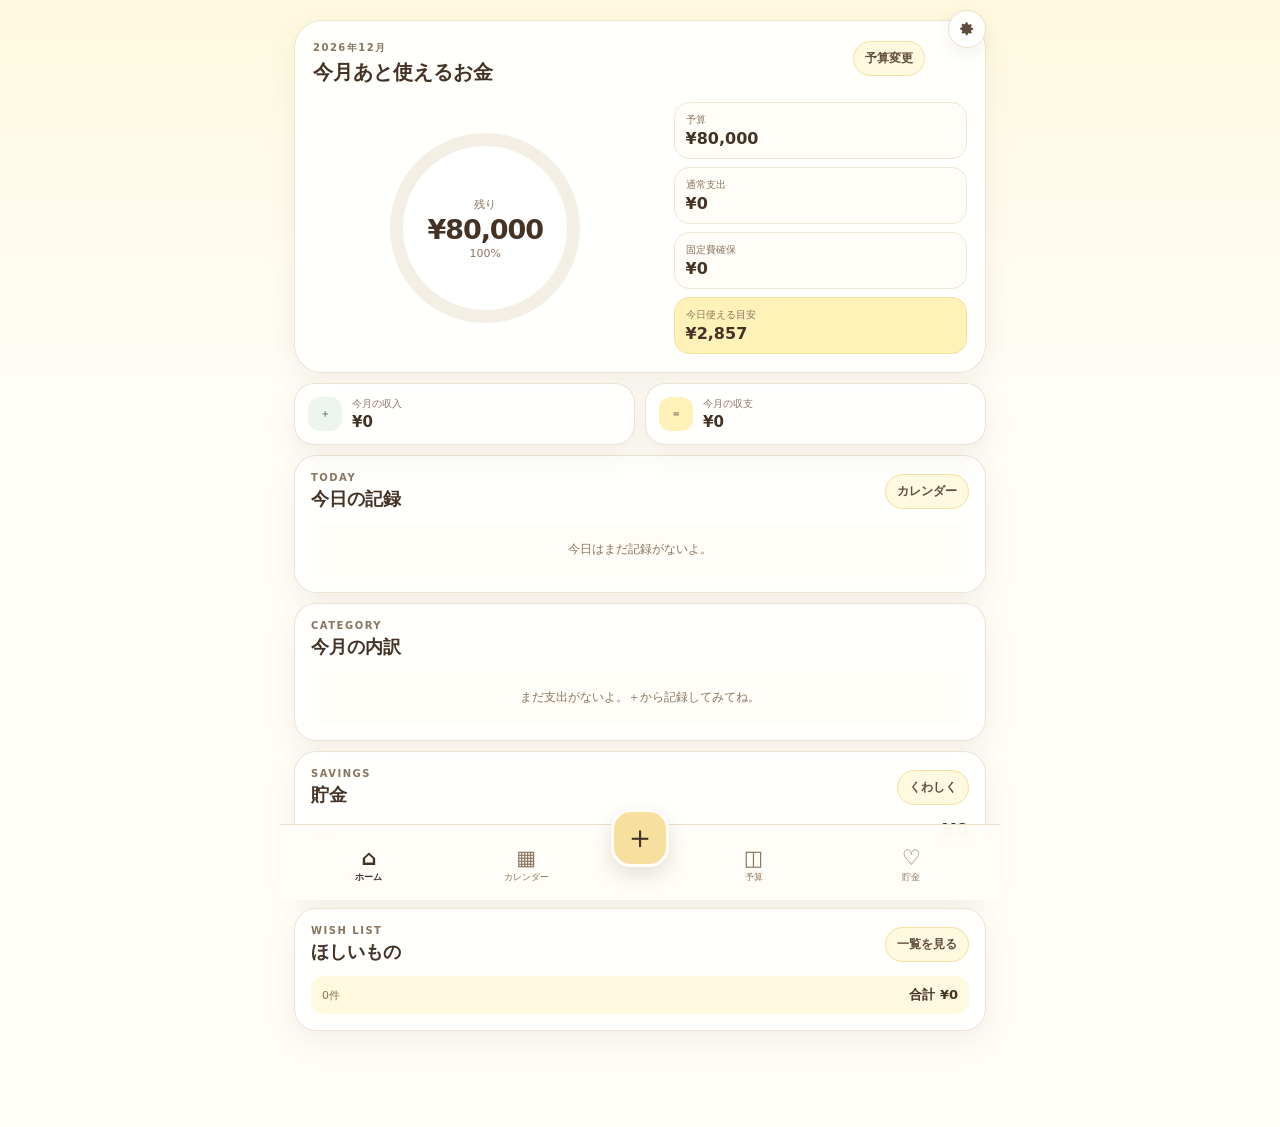
<file: index.html>
<!DOCTYPE html>
<html lang="ja">
<head>
  <meta charset="UTF-8" />
  <meta name="viewport" content="width=device-width, initial-scale=1, maximum-scale=1, minimum-scale=1, user-scalable=no, viewport-fit=cover" />
  <meta name="theme-color" content="#fff5c9" />
  <meta name="color-scheme" content="light" />
  <title>こつこつ家計簿</title>
  <link rel="stylesheet" href="./style.css?v=1.3" />
</head>
<body>
  <div class="app-shell" id="appShell">
    <button class="settings-fab pop-button" id="openSettingsBtn" type="button" aria-label="設定を開く">
      <svg viewBox="0 0 24 24" aria-hidden="true"><path d="M12 8.2A3.8 3.8 0 1 0 12 15.8 3.8 3.8 0 0 0 12 8.2Zm8.2 4.8-.02-2-2.15-.7a7.46 7.46 0 0 0-.7-1.68l1.04-2-1.43-1.41-1.98 1.05a7.6 7.6 0 0 0-1.7-.7L12.56 3h-2.02l-.7 2.16a7.7 7.7 0 0 0-1.69.7L6.14 4.8 4.72 6.22l1.05 2a7.78 7.78 0 0 0-.7 1.68L2.9 10.6v2.02l2.17.7c.16.6.39 1.16.7 1.69l-1.05 2 1.42 1.42 2.01-1.06c.52.3 1.09.54 1.69.7l.7 2.16h2.02l.7-2.16a7.65 7.65 0 0 0 1.7-.7l1.98 1.06 1.43-1.42-1.04-2a7.3 7.3 0 0 0 .7-1.69l2.17-.7Z"/></svg>
    </button>

    <main class="content" id="mainContent">
      <section class="page is-active home-page" data-page="home" aria-label="ホーム">
        <section class="hero-card soft-card">
          <div class="month-row">
            <div>
              <p class="mini-label" id="monthLabel"></p>
              <h1>今月あと使えるお金</h1>
            </div>
            <button class="tiny-button pop-button" id="editBudgetFromHome" type="button">予算変更</button>
          </div>

          <div class="budget-hero-grid">
            <div class="donut-wrap" aria-label="今月の予算使用率">
              <div class="donut" id="budgetDonut" style="--progress:0deg">
                <div class="donut-center">
                  <span>残り</span>
                  <strong id="remainingAmount">¥0</strong>
                  <small id="remainingPercent">—</small>
                </div>
              </div>
            </div>
            <div class="hero-numbers">
              <div class="hero-stat"><span>予算</span><strong id="budgetAmount">¥0</strong></div>
              <div class="hero-stat"><span>通常支出</span><strong id="spentAmount">¥0</strong></div>
              <div class="hero-stat"><span>固定費確保</span><strong id="fixedReservedAmount">¥0</strong></div>
              <div class="hero-stat emphasis"><span>今日使える目安</span><strong id="dailyAllowance">¥0</strong></div>
            </div>
          </div>
        </section>

        <section class="summary-grid">
          <article class="summary-card soft-card"><span class="summary-mark income-mark">＋</span><div><span>今月の収入</span><strong id="incomeAmount">¥0</strong></div></article>
          <article class="summary-card soft-card"><span class="summary-mark">＝</span><div><span>今月の収支</span><strong id="balanceAmount">¥0</strong></div></article>
        </section>

        <section class="section-card soft-card">
          <div class="section-heading"><div><p class="mini-label">TODAY</p><h2>今日の記録</h2></div><button class="text-button pop-button" data-go-page="history" type="button">カレンダー</button></div>
          <div class="transaction-list compact" id="todayTransactionList"></div>
        </section>

        <section class="section-card soft-card">
          <div class="section-heading"><div><p class="mini-label">CATEGORY</p><h2>今月の内訳</h2></div></div>
          <div class="category-summary" id="categorySummary"></div>
        </section>

        <section class="section-card soft-card">
          <div class="section-heading"><div><p class="mini-label">SAVINGS</p><h2>貯金</h2></div><button class="text-button pop-button" data-go-page="savings" type="button">くわしく</button></div>
          <div class="savings-preview"><div><span>現在</span><strong id="homeSavingsBalance">¥0</strong></div><div class="mini-progress"><span id="homeSavingsProgress"></span></div><small id="homeSavingsCaption">目標未設定</small></div>
        </section>
        <section class="section-card soft-card">
          <div class="section-heading"><div><p class="mini-label">WISH LIST</p><h2>ほしいもの</h2></div><button class="text-button pop-button" data-go-page="savings" type="button">一覧を見る</button></div>
          <div class="home-wishlist-preview" id="homeWishlistPreview"><span>0件</span><strong>合計 ¥0</strong></div>
        </section>
      </section>

      <section class="page calendar-page" data-page="history" aria-label="カレンダー">
        <div class="calendar-top">
          <div class="calendar-month-switcher">
            <button class="calendar-arrow pop-button" id="prevHistoryMonth" type="button" aria-label="前月">‹</button>
            <button class="calendar-month-label pop-button" id="jumpTodayBtn" type="button"><strong id="historyMonthLabel"></strong><small>今日へ戻る</small></button>
            <button class="calendar-arrow pop-button" id="nextHistoryMonth" type="button" aria-label="翌月">›</button>
          </div>
          <div class="weekday-row" aria-hidden="true"><span>日</span><span>月</span><span>火</span><span>水</span><span>木</span><span>金</span><span>土</span></div>
          <div class="calendar-grid" id="calendarGrid"></div>
        </div>
        <div class="calendar-detail" id="calendarDetail">
          <div class="detail-head">
            <div><p class="mini-label">DETAIL</p><h2 id="selectedDateLabel">今日の内訳</h2></div>
            <div class="detail-totals"><span class="expense-text">支出 <strong id="selectedExpenseTotal">¥0</strong></span><span class="income-text">収入 <strong id="selectedIncomeTotal">¥0</strong></span></div>
          </div>
          <div class="transaction-list detail-list" id="selectedDateTransactionList"></div>
        </div>
      </section>

      <section class="page" data-page="budget" aria-label="予算と固定費">
        <section class="page-title-row"><div><p class="mini-label">BUDGET</p><h2>予算と固定費</h2></div></section>
        <section class="section-card soft-card budget-edit-card">
          <label class="field-label" for="budgetInput">今月使っていい金額</label>
          <div class="money-input-row"><span>¥</span><input id="budgetInput" inputmode="numeric" type="text" maxlength="12" autocomplete="off" /></div>
          <button class="primary-button pop-button" id="saveBudgetBtn" type="button">予算を保存</button>
        </section>
        <section class="section-card soft-card">
          <div class="section-heading"><div><p class="mini-label">FIXED COST</p><h2>固定費</h2></div><button class="small-add-button pop-button" id="addFixedCostBtn" type="button">＋ 追加</button></div>
          <p class="fixed-cost-note">固定費は毎月の残り予算から先に確保されます。カレンダーの支出には自動追加されません。</p>
          <div class="fixed-cost-list" id="fixedCostList"></div>
          <div class="fixed-cost-total"><span>確保する固定費 合計</span><strong id="fixedCostTotal">¥0</strong></div>
        </section>
      </section>

      <section class="page" data-page="savings" aria-label="貯金とほしいもの">
        <section class="page-title-row"><div><p class="mini-label">SAVINGS & WISHES</p><h2>貯金とほしいもの</h2></div></section>

        <section class="section-card soft-card">
          <div class="section-heading"><div><p class="mini-label">TOTAL SAVINGS</p><h2>全体の貯金</h2></div></div>
          <div class="savings-big-number"><span>現在の貯金</span><strong id="savingsBalanceDisplay">¥0</strong></div>
          <div class="savings-ring-row"><div class="small-donut" id="savingsDonut" style="--progress:0deg"><span id="savingsPercent">0%</span></div><div><span>目標</span><strong id="savingsGoalDisplay">¥0</strong><small id="savingsRemainingDisplay">あと ¥0</small></div></div>
          <div class="form-grid two-col"><label><span>現在額</span><input id="savingsBalanceInput" inputmode="numeric" type="text" maxlength="12" /></label><label><span>目標額</span><input id="savingsGoalInput" inputmode="numeric" type="text" maxlength="12" /></label></div>
          <button class="primary-button pop-button" id="saveSavingsBtn" type="button">貯金情報を保存</button>
        </section>

        <section class="section-card soft-card">
          <div class="section-heading">
            <div><p class="mini-label">SAVING GOALS</p><h2>目的別貯金</h2></div>
            <button class="small-add-button pop-button" id="addSavingGoalBtn" type="button">＋ 追加</button>
          </div>
          <p class="helper-text goal-note">旅行や買い替えなど、目的ごとの積立目標を管理できます。全体の貯金額とは独立した目標管理です。</p>
          <div class="saving-goal-list" id="savingGoalList"></div>
        </section>

        <section class="section-card soft-card wishlist-section">
          <div class="section-heading">
            <div><p class="mini-label">WISH LIST</p><h2>ほしいもの</h2></div>
            <button class="small-add-button pop-button" id="addWishlistBtn" type="button">＋ 追加</button>
          </div>
          <div class="wishlist-summary" id="wishlistSummary"><span>0件</span><strong>合計 ¥0</strong></div>
          <div class="wishlist-list" id="wishlistList"></div>
        </section>
      </section>

      <section class="page" data-page="settings" aria-label="設定">
        <section class="page-title-row settings-title-row"><div><p class="mini-label">SETTINGS</p><h2>設定・バックアップ</h2></div><button class="icon-close pop-button" id="closeSettingsPageBtn" type="button" aria-label="設定を閉じる">×</button></section>
        <section class="section-card soft-card">
          <div class="section-heading"><div><p class="mini-label">DATA</p><h2>バックアップ</h2></div></div>
          <div class="settings-actions"><button class="secondary-button pop-button" id="exportJsonBtn" type="button">JSONを書き出す</button><label class="secondary-button pop-button file-button" for="importJsonInput">JSONを読み込む</label><input id="importJsonInput" type="file" accept="application/json,.json" hidden /></div>
          <p class="helper-text">支出・収入、予算、固定費、貯金、目的別貯金、ほしいものをまとめて保存できます。</p>
        </section>
        <section class="section-card soft-card"><div class="info-list"><div><span>バージョン</span><strong>v1.3</strong></div><div><span>保存先</span><strong>IndexedDB</strong></div><div><span>オフライン</span><strong>Service Worker</strong></div></div></section>
        <section class="danger-zone soft-card"><div><strong>すべてのデータを初期化</strong><span>この端末内の家計簿データを削除します。</span></div><button class="danger-button pop-button" id="resetDataBtn" type="button">初期化</button></section>
      </section>
    </main>

    <nav class="bottom-nav" aria-label="メインナビゲーション">
      <button class="nav-button is-active" data-page-target="home" type="button"><span>⌂</span><small>ホーム</small></button>
      <button class="nav-button" data-page-target="history" type="button"><span>▦</span><small>カレンダー</small></button>
      <button class="fab pop-button" id="openTransactionBtn" type="button" aria-label="記録を追加"><span>＋</span></button>
      <button class="nav-button" data-page-target="budget" type="button"><span>◫</span><small>予算</small></button>
      <button class="nav-button" data-page-target="savings" type="button"><span>♡</span><small>貯金</small></button>
    </nav>
  </div>

  <div class="modal-backdrop" id="transactionModal" aria-hidden="true">
    <section class="modal-sheet transaction-sheet" role="dialog" aria-modal="true" aria-labelledby="transactionModalTitle">
      <div class="modal-handle"></div>
      <div class="modal-header"><div><p class="mini-label">NEW RECORD</p><h2 id="transactionModalTitle">記録を追加</h2></div><button class="icon-close pop-button" data-close-modal="transactionModal" type="button" aria-label="閉じる">×</button></div>
      <form id="transactionForm" class="compact-transaction-form">
        <div class="segmented" id="transactionTypeControl"><button class="is-active pop-button" type="button" data-type="expense">支出</button><button class="pop-button" type="button" data-type="income">収入</button></div>

        <div class="compact-form-row amount-row">
          <label class="compact-row-label" for="transactionAmount">金額</label>
          <div class="compact-row-control">
            <div class="big-money-input"><span>¥</span><input id="transactionAmount" inputmode="numeric" autocomplete="off" maxlength="12" placeholder="0" required /></div>
            <div class="quick-amounts"><button type="button" class="pop-button" data-add-amount="100">+100</button><button type="button" class="pop-button" data-add-amount="500">+500</button><button type="button" class="pop-button" data-add-amount="1000">+1,000</button><button type="button" class="pop-button" data-add-amount="5000">+5,000</button></div>
          </div>
        </div>

        <div class="compact-category-block">
          <div class="field-label-row"><span class="field-label">カテゴリー</span><small>タップで選択</small></div>
          <div class="category-picker" id="categoryPicker"></div>
        </div>

        <div class="compact-form-row">
          <span class="compact-row-label">日付</span>
          <div class="compact-row-control date-stepper">
            <button class="date-step-button pop-button" id="prevTransactionDate" type="button" aria-label="1日前">◀︎</button>
            <input id="transactionDate" type="date" required aria-label="記録する日付" />
            <button class="date-step-button pop-button" id="nextTransactionDate" type="button" aria-label="1日後">▶︎</button>
          </div>
        </div>
        <label class="compact-form-row" for="paymentMethod">
          <span class="compact-row-label">支払い方法</span>
          <span class="compact-row-control"><select id="paymentMethod"><option>現金</option><option>クレジットカード</option><option>PayPay</option><option>銀行振込</option><option>その他</option></select></span>
        </label>
        <label class="compact-form-row" for="transactionMemo">
          <span class="compact-row-label">メモ</span>
          <span class="compact-row-control"><input id="transactionMemo" type="text" maxlength="60" placeholder="スーパー、ゲームなど" /></span>
        </label>
        <button class="primary-button modal-submit pop-button" type="submit">登録する</button>
      </form>
    </section>
  </div>

  <div class="modal-backdrop" id="fixedCostModal" aria-hidden="true">
    <section class="modal-sheet small-sheet" role="dialog" aria-modal="true" aria-labelledby="fixedCostModalTitle">
      <div class="modal-handle"></div>
      <div class="modal-header"><h2 id="fixedCostModalTitle">固定費を追加</h2><button class="icon-close pop-button" data-close-modal="fixedCostModal" type="button">×</button></div>
      <form id="fixedCostForm"><label class="full-field"><span>名前</span><input id="fixedCostName" maxlength="30" placeholder="スマホ、家賃など" required /></label><label class="full-field"><span>金額</span><div class="inline-money"><span>¥</span><input id="fixedCostAmount" inputmode="numeric" maxlength="12" required /></div></label><button class="primary-button pop-button" type="submit">追加する</button></form>
    </section>
  </div>

  <div class="modal-backdrop" id="wishlistModal" aria-hidden="true">
    <section class="modal-sheet small-sheet" role="dialog" aria-modal="true" aria-labelledby="wishlistModalTitle">
      <div class="modal-handle"></div>
      <div class="modal-header"><h2 id="wishlistModalTitle">ほしいものを追加</h2><button class="icon-close pop-button" data-close-modal="wishlistModal" type="button">×</button></div>
      <form id="wishlistForm" class="stack-form">
        <label class="full-field"><span>名前</span><input id="wishlistName" maxlength="40" placeholder="ゲーム、グッズなど" required /></label>
        <label class="full-field"><span>金額</span><div class="inline-money"><span>¥</span><input id="wishlistPrice" inputmode="numeric" maxlength="12" required /></div></label>
        <div class="form-grid two-col wishlist-meta-grid">
          <label><span>カテゴリー</span><select id="wishlistCategory"></select></label>
          <label><span>支払い方法</span><select id="wishlistPayment"><option>現金</option><option>クレジットカード</option><option>PayPay</option><option>銀行振込</option><option>その他</option></select></label>
        </div>
        <label class="full-field"><span>メモ</span><input id="wishlistMemo" maxlength="60" placeholder="限定版、発売日など" /></label>
        <button class="primary-button pop-button" type="submit">リストに追加</button>
      </form>
    </section>
  </div>

  <div class="modal-backdrop" id="savingGoalModal" aria-hidden="true">
    <section class="modal-sheet small-sheet" role="dialog" aria-modal="true" aria-labelledby="savingGoalModalTitle">
      <div class="modal-handle"></div>
      <div class="modal-header"><h2 id="savingGoalModalTitle">目的別貯金を追加</h2><button class="icon-close pop-button" data-close-modal="savingGoalModal" type="button">×</button></div>
      <form id="savingGoalForm" class="stack-form">
        <label class="full-field"><span>目標名</span><input id="savingGoalName" maxlength="40" placeholder="旅行、PC買い替えなど" required /></label>
        <div class="form-grid two-col">
          <label><span>現在額</span><input id="savingGoalCurrent" inputmode="numeric" maxlength="12" placeholder="0" /></label>
          <label><span>目標額</span><input id="savingGoalTarget" inputmode="numeric" maxlength="12" placeholder="100,000" required /></label>
        </div>
        <button class="primary-button pop-button" type="submit">目標を追加</button>
      </form>
    </section>
  </div>

  <div class="modal-backdrop" id="savingDepositModal" aria-hidden="true">
    <section class="modal-sheet small-sheet deposit-sheet" role="dialog" aria-modal="true" aria-labelledby="savingDepositTitle">
      <div class="modal-handle"></div>
      <div class="modal-header"><div><p class="mini-label">ADD SAVINGS</p><h2 id="savingDepositTitle">積み立てる</h2></div><button class="icon-close pop-button" data-close-modal="savingDepositModal" type="button">×</button></div>
      <form id="savingDepositForm" class="stack-form">
        <label class="full-field"><span>追加する金額</span><div class="inline-money"><span>¥</span><input id="savingDepositAmount" inputmode="numeric" maxlength="12" required /></div></label>
        <div class="quick-deposit-buttons"><button type="button" class="pop-button" data-deposit-amount="1000">+1,000</button><button type="button" class="pop-button" data-deposit-amount="5000">+5,000</button><button type="button" class="pop-button" data-deposit-amount="10000">+10,000</button></div>
        <button class="primary-button pop-button" type="submit">積み立てる</button>
      </form>
    </section>
  </div>

  <div class="modal-backdrop" id="confirmModal" aria-hidden="true">
    <section class="modal-sheet confirm-sheet" role="dialog" aria-modal="true"><div class="confirm-icon">!</div><h2 id="confirmTitle">確認</h2><p id="confirmMessage"></p><div class="confirm-actions"><button class="secondary-button pop-button" id="confirmCancelBtn" type="button">キャンセル</button><button class="danger-button pop-button" id="confirmOkBtn" type="button">削除する</button></div></section>
  </div>

  <div class="toast" id="toast" role="status" aria-live="polite"></div>
  <script src="./script.js?v=1.3" defer></script>
</body>
</html>
</file>
<file: style.css>
:root{
  --cream-0:#fffdf7;
  --cream-1:#fff9df;
  --cream-2:#fff1b8;
  --cream-3:#f7dfa0;
  --cream-4:#e8c96f;
  --brown-0:#fffaf0;
  --brown-1:#8a755e;
  --brown-2:#604c39;
  --brown-3:#443225;
  --line:#eadfca;
  --white:#fff;
  --income:#668b74;
  --expense:#b86d60;
  --danger:#a8534d;
  --shadow:0 10px 30px rgba(96,76,57,.08);
  --radius-xl:28px;
  --radius-lg:22px;
  --radius-md:16px;
  --nav-h:76px;
}
*{box-sizing:border-box;-webkit-tap-highlight-color:transparent}
html{height:100%;background:var(--cream-0);overscroll-behavior:none;touch-action:manipulation}
body{margin:0;min-height:100%;background:linear-gradient(180deg,var(--cream-1),var(--cream-0) 34%);color:var(--brown-3);font-family:"Hiragino Maru Gothic ProN","Hiragino Maru Gothic Pro","Yu Gothic","Meiryo",system-ui,sans-serif;font-weight:500;overscroll-behavior:none}
button,input,select{font:inherit;color:inherit}
button{border:0;cursor:pointer}
input,select{font-size:16px}
svg{display:block}
.app-shell{min-height:100dvh;padding-bottom:calc(var(--nav-h) + env(safe-area-inset-bottom));position:relative}
.content{width:min(100%,720px);margin:0 auto;padding:calc(env(safe-area-inset-top) + 10px) 14px 20px}
.page{display:none;animation:pageIn .24s ease}
.page.is-active{display:block}
@keyframes pageIn{from{opacity:0;transform:translateY(5px)}to{opacity:1;transform:none}}
.soft-card{background:rgba(255,255,255,.88);border:1px solid rgba(234,223,202,.82);box-shadow:var(--shadow)}
.home-page{padding-top:6px}
.settings-fab{position:fixed;z-index:30;top:calc(env(safe-area-inset-top) + 10px);right:max(12px,calc((100vw - 720px)/2 + 14px));width:38px;height:38px;border-radius:50%;background:rgba(255,255,255,.9);border:1px solid var(--line);box-shadow:0 6px 18px rgba(96,76,57,.08);display:grid;place-items:center}
.settings-fab svg{width:18px;height:18px;fill:var(--brown-2)}
.hero-card{border-radius:var(--radius-xl);padding:20px 18px 18px;margin-top:4px}
.month-row{display:flex;align-items:flex-start;justify-content:space-between;gap:12px;padding-right:42px}
.mini-label{font-size:10px;font-weight:800;letter-spacing:.15em;color:var(--brown-1);margin:0 0 4px;text-transform:uppercase}
h1,h2,p{margin-top:0}
h1{font-size:20px;margin-bottom:0;line-height:1.35}
h2{font-size:18px;margin-bottom:0}
.tiny-button,.text-button,.small-add-button{background:var(--cream-1);border:1px solid var(--cream-3);border-radius:999px;padding:8px 11px;font-size:12px;font-weight:800;color:var(--brown-2)}
.budget-hero-grid{display:grid;grid-template-columns:minmax(150px,1.08fr) minmax(128px,.92fr);align-items:center;gap:16px;margin-top:16px}
.donut-wrap{display:flex;justify-content:center}
.donut,.small-donut{position:relative;border-radius:50%;background:conic-gradient(var(--cream-4) var(--progress),#f4efe5 0);display:grid;place-items:center}
.donut{width:min(42vw,190px);aspect-ratio:1}
.donut::before,.small-donut::before{content:"";position:absolute;border-radius:50%;background:var(--white)}
.donut::before{inset:13px}
.donut-center{position:relative;z-index:1;text-align:center;display:grid;gap:2px;max-width:120px}
.donut-center span{font-size:11px;color:var(--brown-1)}
.donut-center strong{font-size:clamp(18px,5vw,27px);letter-spacing:-.04em;white-space:nowrap}
.donut-center small{font-size:11px;color:var(--brown-1)}
.hero-numbers{display:grid;gap:8px}
.hero-stat{background:var(--cream-0);border:1px solid #efe6d5;border-radius:15px;padding:10px 11px;display:grid;gap:2px}
.hero-stat span{font-size:10px;color:var(--brown-1)}
.hero-stat strong{font-size:16px}
.hero-stat.emphasis{background:var(--cream-2);border-color:var(--cream-3)}
.summary-grid{display:grid;grid-template-columns:1fr 1fr;gap:10px;margin-top:10px}
.summary-card{border-radius:20px;padding:13px;display:flex;align-items:center;gap:10px}
.summary-mark{width:34px;height:34px;border-radius:12px;background:var(--cream-2);display:grid;place-items:center;font-size:19px;font-weight:900}
.summary-mark.income-mark{background:#edf5ee;color:var(--income)}
.summary-card div{display:grid;gap:2px;min-width:0}.summary-card span{font-size:10px;color:var(--brown-1)}.summary-card strong{font-size:15px;white-space:nowrap}
.section-card{border-radius:var(--radius-lg);padding:16px;margin-top:10px}
.section-heading{display:flex;align-items:center;justify-content:space-between;gap:10px;margin-bottom:12px}
.transaction-list{display:grid;gap:7px}
.transaction-row{display:grid;grid-template-columns:auto 1fr auto auto;align-items:center;gap:10px;padding:9px 7px;border-radius:14px}
.transaction-row:hover{background:var(--cream-0)}
.tx-icon{width:39px;height:39px;border-radius:13px;display:grid;place-items:center;background:var(--cream-1);border:1px solid var(--line)}
.tx-icon svg{width:25px;height:25px}
.tx-main{min-width:0;display:grid;gap:2px}.tx-main strong{font-size:13px;overflow:hidden;text-overflow:ellipsis;white-space:nowrap}.tx-main small{font-size:10px;color:var(--brown-1);overflow:hidden;text-overflow:ellipsis;white-space:nowrap}
.tx-amount{font-size:13px;white-space:nowrap}.tx-amount.income{color:var(--income)}.tx-amount.expense{color:var(--expense)}
.tx-delete{width:28px;height:28px;border-radius:50%;background:transparent;color:#b7a995;font-size:17px}
.empty-state{padding:18px 10px;text-align:center;color:var(--brown-1);font-size:12px;background:var(--cream-0);border-radius:14px}
.category-summary{display:grid;gap:9px}.category-summary-row{display:grid;grid-template-columns:72px 1fr auto;align-items:center;gap:8px;font-size:11px}.category-summary-row .name{overflow:hidden;text-overflow:ellipsis;white-space:nowrap}.category-bar{height:7px;border-radius:999px;background:#f3ede3;overflow:hidden}.category-bar span{display:block;height:100%;background:var(--cream-4);border-radius:inherit}.category-summary-row strong{font-size:11px}
.savings-preview{display:grid;gap:8px}.savings-preview>div:first-child{display:flex;justify-content:space-between;align-items:end}.savings-preview span,.savings-preview small{font-size:11px;color:var(--brown-1)}.savings-preview strong{font-size:19px}.mini-progress{height:9px;border-radius:999px;background:#f2ede3;overflow:hidden}.mini-progress span{display:block;height:100%;width:0;background:var(--cream-4);border-radius:inherit;transition:width .3s ease}
.page-title-row{padding:6px 4px 10px;min-height:52px;display:flex;align-items:center;justify-content:space-between}.page-title-row h2{font-size:23px}.settings-title-row{padding-right:44px}.icon-close{width:34px;height:34px;border-radius:50%;background:var(--cream-1);font-size:22px;display:grid;place-items:center}
.field-label,.field-label-row{font-size:12px;font-weight:800;color:var(--brown-2)}.field-label-row{display:flex;justify-content:space-between;align-items:center;margin:15px 2px 8px}.field-label-row small{font-size:10px;color:var(--brown-1);font-weight:500}
.money-input-row,.big-money-input,.inline-money{display:flex;align-items:center;border:1px solid var(--line);background:var(--white);border-radius:16px}.money-input-row{margin:8px 0 12px;padding:0 14px}.money-input-row input,.big-money-input input,.inline-money input{border:0;outline:0;background:transparent;width:100%;font-weight:800}.money-input-row input{padding:13px 5px;font-size:20px}.primary-button,.secondary-button,.danger-button{border-radius:15px;padding:13px 16px;font-weight:800;text-align:center}.primary-button{background:var(--cream-3);box-shadow:inset 0 -2px 0 rgba(96,76,57,.08);width:100%}.secondary-button{background:var(--white);border:1px solid var(--line)}.danger-button{background:#f8e7e3;color:var(--danger);border:1px solid #efd1cc}
.fixed-cost-list{display:grid;gap:7px}.fixed-cost-row{display:flex;align-items:center;justify-content:space-between;gap:10px;padding:10px 2px;border-bottom:1px dashed var(--line)}.fixed-cost-row:last-child{border-bottom:0}.fixed-cost-row div{min-width:0}.fixed-cost-row strong{font-size:13px}.fixed-cost-row small{display:block;color:var(--brown-1);font-size:10px}.fixed-cost-row button{background:transparent;color:#b9aa96;font-size:18px}.fixed-cost-total{display:flex;justify-content:space-between;padding-top:12px;margin-top:6px;border-top:1px solid var(--line)}
.savings-big-number{text-align:center;padding:12px 0 18px;display:grid;gap:4px}.savings-big-number span{font-size:11px;color:var(--brown-1)}.savings-big-number strong{font-size:32px}.savings-ring-row{display:grid;grid-template-columns:110px 1fr;gap:18px;align-items:center;margin-bottom:18px}.small-donut{width:104px;height:104px}.small-donut::before{inset:10px}.small-donut span{position:relative;z-index:1;font-size:19px;font-weight:900}.savings-ring-row>div:last-child{display:grid;gap:3px}.savings-ring-row span,.savings-ring-row small{font-size:11px;color:var(--brown-1)}.savings-ring-row strong{font-size:19px}
.form-grid{display:grid;gap:10px;margin-bottom:14px}.form-grid.two-col{grid-template-columns:1fr 1fr}.form-grid label,.full-field{display:grid;gap:6px;font-size:11px;color:var(--brown-1)}.form-grid input,.form-grid select,.full-field input,.full-field select{width:100%;border:1px solid var(--line);border-radius:13px;background:var(--white);padding:11px 12px;outline:0}.helper-text{font-size:10px;color:var(--brown-1);line-height:1.7;margin:10px 0 0}.settings-actions{display:grid;grid-template-columns:1fr 1fr;gap:8px}.file-button{display:block;cursor:pointer}.info-list{display:grid;gap:9px}.info-list div{display:flex;justify-content:space-between;gap:12px;font-size:12px}.info-list span{color:var(--brown-1)}.danger-zone{margin-top:10px;border-radius:var(--radius-lg);padding:16px;display:flex;align-items:center;justify-content:space-between;gap:12px}.danger-zone div{display:grid;gap:3px}.danger-zone strong{font-size:13px}.danger-zone span{font-size:10px;color:var(--brown-1)}
/* Calendar */
.calendar-page{margin:-10px -14px -20px;min-height:calc(100dvh - var(--nav-h) - env(safe-area-inset-bottom));background:var(--cream-0)}
.calendar-top{height:55dvh;min-height:410px;max-height:590px;background:var(--cream-1);display:grid;grid-template-rows:62px 28px 1fr;padding-top:4px;border-bottom:1px solid var(--line)}
.calendar-month-switcher{display:grid;grid-template-columns:50px 1fr 50px;align-items:center;padding:0 8px}.calendar-arrow{width:42px;height:42px;border-radius:50%;background:rgba(255,255,255,.7);font-size:29px}.calendar-arrow:last-child{justify-self:end}.calendar-month-label{background:transparent;display:grid;justify-items:center;gap:1px}.calendar-month-label strong{font-size:19px}.calendar-month-label small{font-size:9px;color:var(--brown-1)}
.weekday-row,.calendar-grid{display:grid;grid-template-columns:repeat(7,1fr)}.weekday-row{padding:0 5px}.weekday-row span{text-align:center;font-size:10px;color:var(--brown-1)}.weekday-row span:first-child{color:var(--expense)}.weekday-row span:last-child{color:#6f7e9b}
.calendar-grid{min-height:0;border-top:1px solid rgba(234,223,202,.8);border-left:1px solid rgba(234,223,202,.8)}
.calendar-day{position:relative;min-width:0;min-height:0;background:rgba(255,255,255,.48);border-right:1px solid rgba(234,223,202,.8);border-bottom:1px solid rgba(234,223,202,.8);padding:5px 4px 3px;text-align:left;overflow:hidden}.calendar-day.outside{background:rgba(244,239,229,.48);color:#b7ab9a}.calendar-day.is-today .day-num{background:var(--cream-4);color:var(--brown-3)}.calendar-day.is-selected{box-shadow:inset 0 0 0 2px var(--cream-4);background:#fffdf5;z-index:1}.day-num{width:23px;height:23px;border-radius:50%;display:grid;place-items:center;font-size:10px;font-weight:800}.calendar-day:nth-child(7n+1) .day-num{color:var(--expense)}.calendar-day:nth-child(7n) .day-num{color:#6f7e9b}.calendar-day-money{display:grid;gap:1px;margin-top:2px;font-size:clamp(7px,2vw,9px);font-weight:700;line-height:1.25}.calendar-day-money span{overflow:hidden;text-overflow:ellipsis;white-space:nowrap}.calendar-day-money .expense{color:var(--expense)}.calendar-day-money .income{color:var(--income)}
.calendar-detail{min-height:calc(45dvh - var(--nav-h));padding:15px 14px 26px;background:var(--cream-0)}.detail-head{display:flex;justify-content:space-between;align-items:flex-start;gap:12px;margin-bottom:10px}.detail-head h2{font-size:18px}.detail-totals{display:grid;gap:2px;text-align:right;font-size:10px}.detail-totals strong{font-size:12px}.expense-text{color:var(--expense)}.income-text{color:var(--income)}.detail-list{padding-bottom:18px}
/* Bottom nav */
.bottom-nav{position:fixed;z-index:25;left:50%;bottom:0;transform:translateX(-50%);width:min(100%,720px);height:calc(var(--nav-h) + env(safe-area-inset-bottom));padding:6px 10px env(safe-area-inset-bottom);background:rgba(255,253,247,.94);backdrop-filter:blur(16px);border-top:1px solid var(--line);display:grid;grid-template-columns:1fr 1fr 70px 1fr 1fr;align-items:center}.nav-button{background:transparent;color:var(--brown-1);display:grid;justify-items:center;gap:2px;padding:6px 2px}.nav-button span{font-size:21px;line-height:1}.nav-button small{font-size:9px}.nav-button.is-active{color:var(--brown-3);font-weight:800}.fab{width:58px;height:58px;border-radius:20px;justify-self:center;align-self:start;margin-top:-22px;background:var(--cream-3);border:3px solid var(--cream-0);box-shadow:0 8px 20px rgba(96,76,57,.16);font-size:32px;font-weight:400;display:grid;place-items:center}
/* Modals */
.modal-backdrop{position:fixed;z-index:70;inset:0;background:rgba(68,50,37,.18);backdrop-filter:blur(4px);display:flex;align-items:flex-end;justify-content:center;padding:14px 12px calc(14px + env(safe-area-inset-bottom));opacity:0;pointer-events:none;transition:opacity .18s ease}.modal-backdrop.is-open{opacity:1;pointer-events:auto}.modal-sheet{width:min(100%,680px);max-height:88dvh;overflow:auto;overscroll-behavior:contain;background:var(--cream-0);border:1px solid var(--line);border-radius:28px;padding:10px 16px 18px;box-shadow:0 18px 60px rgba(68,50,37,.18);transform:scale(.84) translateY(30px);transform-origin:50% 100%;transition:transform .28s cubic-bezier(.2,1.35,.4,1)}.modal-backdrop.is-open .modal-sheet{transform:scale(1) translateY(0)}.modal-handle{width:42px;height:4px;border-radius:999px;background:#d9cdbb;margin:0 auto 10px}.modal-header{display:flex;align-items:flex-start;justify-content:space-between;gap:12px;margin-bottom:12px}.modal-header h2{font-size:20px}.segmented{display:grid;grid-template-columns:1fr 1fr;background:#f2ece0;border-radius:15px;padding:3px;margin-bottom:13px}.segmented button{padding:9px;border-radius:12px;background:transparent;font-weight:800}.segmented button.is-active{background:var(--white);box-shadow:0 3px 10px rgba(96,76,57,.08)}
.big-money-input{height:58px;padding:0 14px;margin:6px 0 7px}.big-money-input span{font-size:21px;font-weight:800}.big-money-input input{font-size:30px;padding:8px;letter-spacing:-.03em}.quick-amounts{display:grid;grid-template-columns:repeat(4,1fr);gap:6px}.quick-amounts button{background:var(--cream-1);border:1px solid var(--cream-3);border-radius:12px;padding:8px 2px;font-size:10px;font-weight:800}
.category-picker{display:grid;grid-template-columns:repeat(4,1fr);gap:7px}.category-choice{min-width:0;aspect-ratio:1/1.08;border-radius:16px;background:var(--white);border:1px solid var(--line);display:grid;place-items:center;align-content:center;gap:5px;padding:7px 3px;box-shadow:0 4px 10px rgba(96,76,57,.04)}.category-choice svg{width:36px;height:36px}.category-choice span{font-size:9px;font-weight:800;white-space:nowrap;max-width:100%;overflow:hidden;text-overflow:ellipsis}.category-choice.is-selected{background:var(--cream-2);border-color:var(--cream-4);box-shadow:inset 0 0 0 1px var(--cream-4),0 5px 13px rgba(96,76,57,.06);transform:translateY(-1px)}
.inline-money{padding:0 10px}.inline-money input{padding:11px 6px}.modal-submit{margin-top:14px}.small-sheet{max-width:480px}.confirm-sheet{max-width:390px;align-self:center;text-align:center;padding:24px 18px}.confirm-icon{width:50px;height:50px;border-radius:50%;background:#f8e7e3;color:var(--danger);display:grid;place-items:center;margin:0 auto 10px;font-weight:900;font-size:22px}.confirm-sheet p{font-size:12px;color:var(--brown-1);line-height:1.7}.confirm-actions{display:grid;grid-template-columns:1fr 1fr;gap:8px;margin-top:14px}
.toast{position:fixed;z-index:100;left:50%;bottom:calc(var(--nav-h) + env(safe-area-inset-bottom) + 14px);transform:translate(-50%,16px) scale(.92);background:var(--brown-3);color:var(--white);padding:10px 15px;border-radius:999px;font-size:11px;opacity:0;pointer-events:none;transition:.22s ease;white-space:nowrap;max-width:88vw;overflow:hidden;text-overflow:ellipsis}.toast.is-show{opacity:1;transform:translate(-50%,0) scale(1)}
/* playful response */
.pop-button{transition:transform .12s ease,box-shadow .12s ease}.pop-button:active{transform:scale(.91)}.pop-button.is-popping{animation:popBounce .34s cubic-bezier(.22,1.5,.45,1)}@keyframes popBounce{0%{transform:scale(1)}30%{transform:scale(.86)}64%{transform:scale(1.09)}100%{transform:scale(1)}}
/* visible, subtle scrollbar */
*{scrollbar-width:thin;scrollbar-color:var(--cream-4) transparent}*::-webkit-scrollbar{width:6px;height:6px}*::-webkit-scrollbar-track{background:transparent}*::-webkit-scrollbar-thumb{background:var(--cream-4);border-radius:999px}
@media (max-width:390px){.content{padding-left:10px;padding-right:10px}.calendar-page{margin-left:-10px;margin-right:-10px}.hero-card{padding:17px 13px 15px}.budget-hero-grid{gap:10px}.donut{width:min(43vw,170px)}.donut-center strong{font-size:19px}.summary-card{padding:11px 9px}.summary-mark{width:30px;height:30px}.category-picker{gap:5px}.category-choice{border-radius:14px}.category-choice svg{width:32px;height:32px}.calendar-top{height:54dvh;min-height:380px}.calendar-day{padding:4px 2px}.day-num{width:20px;height:20px}.form-grid.two-col{grid-template-columns:1fr}.settings-actions{grid-template-columns:1fr}.settings-fab{right:10px}}
@media (min-width:721px){.settings-fab{right:calc((100vw - 720px)/2 + 14px)}.calendar-page{border-left:1px solid var(--line);border-right:1px solid var(--line)}}
@media (prefers-reduced-motion:reduce){*,*::before,*::after{animation-duration:.001ms!important;transition-duration:.001ms!important;scroll-behavior:auto!important}}

/* v1.2: compact record modal + fixed-cost reserve */
.fixed-cost-note{margin:-2px 0 10px;padding:9px 10px;border-radius:12px;background:var(--cream-1);color:var(--brown-1);font-size:10px;line-height:1.55}

.transaction-sheet{max-height:calc(100dvh - env(safe-area-inset-top) - env(safe-area-inset-bottom) - 18px);overflow:hidden;padding:8px 14px 12px}
.transaction-sheet .modal-handle{margin-bottom:6px}
.transaction-sheet .modal-header{margin-bottom:7px;align-items:center}
.transaction-sheet .modal-header .mini-label{display:none}
.transaction-sheet .modal-header h2{font-size:17px}
.transaction-sheet .icon-close{width:30px;height:30px}
.compact-transaction-form{display:grid;gap:6px;min-height:0}
.compact-transaction-form .segmented{margin-bottom:0;border-radius:13px;padding:3px}
.compact-transaction-form .segmented button{padding:7px 6px;border-radius:10px;font-size:12px}
.compact-form-row{display:grid;grid-template-columns:74px minmax(0,1fr);align-items:center;gap:8px;min-width:0;color:var(--brown-2)}
.compact-row-label{font-size:11px;font-weight:800;line-height:1.2}
.compact-row-control{display:block;min-width:0}
.compact-row-control>input,.compact-row-control>select{width:100%;height:36px;border:1px solid var(--line);border-radius:11px;background:var(--white);padding:5px 9px;outline:0;font-size:16px}
.compact-form-row.amount-row{align-items:start}
.compact-form-row.amount-row>.compact-row-label{padding-top:12px}
.compact-form-row .big-money-input{height:40px;margin:0;padding:0 9px;border-radius:12px}
.compact-form-row .big-money-input span{font-size:16px}
.compact-form-row .big-money-input input{font-size:22px;padding:4px 5px}
.compact-form-row .quick-amounts{margin-top:4px;gap:4px}
.compact-form-row .quick-amounts button{padding:4px 1px;border-radius:8px;font-size:9px;line-height:1.2}
.compact-category-block{min-height:0}
.compact-category-block .field-label-row{margin:1px 1px 4px}
.compact-category-block .field-label-row small{font-size:9px}
.transaction-sheet .category-picker{grid-template-columns:repeat(4,minmax(0,1fr));gap:4px}
.transaction-sheet .category-choice{aspect-ratio:auto;min-height:55px;border-radius:11px;gap:1px;padding:2px 1px;box-shadow:0 2px 6px rgba(96,76,57,.035)}
.transaction-sheet .category-choice svg{width:43px;height:43px}
.transaction-sheet .category-choice span{font-size:8px;line-height:1.05}
.transaction-sheet .category-choice.is-selected{transform:none;box-shadow:inset 0 0 0 1px var(--cream-4),0 3px 8px rgba(96,76,57,.05)}
.transaction-sheet .modal-submit{margin-top:1px;padding:10px 14px;border-radius:13px;font-size:12px}

@media (max-width:390px){
  .transaction-sheet{padding-left:10px;padding-right:10px}
  .compact-form-row{grid-template-columns:66px minmax(0,1fr);gap:6px}
  .transaction-sheet .category-picker{gap:3px}
  .transaction-sheet .category-choice{min-height:52px;border-radius:10px;padding:1px 0}
  .transaction-sheet .category-choice svg{width:41px;height:41px}
}
@media (max-height:720px){
  .transaction-sheet{padding-top:5px;padding-bottom:8px}
  .transaction-sheet .modal-handle{margin-bottom:4px}
  .transaction-sheet .modal-header{margin-bottom:4px}
  .compact-transaction-form{gap:4px}
  .compact-transaction-form .segmented button{padding:6px 5px}
  .compact-form-row{grid-template-columns:64px minmax(0,1fr)}
  .compact-form-row .big-money-input{height:36px}
  .compact-form-row.amount-row>.compact-row-label{padding-top:10px}
  .compact-form-row .quick-amounts{margin-top:3px}
  .compact-form-row .quick-amounts button{padding:3px 1px}
  .compact-row-control>input,.compact-row-control>select{height:33px;padding-top:3px;padding-bottom:3px}
  .compact-category-block .field-label-row{margin-bottom:2px}
  .transaction-sheet .category-choice{min-height:46px}
  .transaction-sheet .category-choice svg{width:37px;height:37px}
  .transaction-sheet .modal-submit{padding:8px 12px}
}


/* v1.3: date stepper + wishlist + purpose savings */
.date-stepper{
  display:grid;
  grid-template-columns:32px minmax(0,1fr) 32px;
  align-items:center;
  gap:4px;
  width:100%;
  min-width:0;
}
.date-stepper input[type="date"]{
  min-width:0;
  width:100%;
  max-width:100%;
  box-sizing:border-box;
  height:36px;
  border:1px solid var(--line);
  border-radius:11px;
  background:var(--white);
  padding:4px 6px;
  outline:0;
  font-size:16px;
  color:var(--brown-3);
}
.date-step-button{
  width:32px;
  height:32px;
  border-radius:10px;
  background:var(--cream-1);
  border:1px solid var(--cream-3);
  color:var(--brown-2);
  display:grid;
  place-items:center;
  font-size:11px;
  font-weight:900;
  line-height:1;
}
.stack-form{display:grid;gap:11px}
.wishlist-meta-grid{margin-bottom:0}
.goal-note{margin:-2px 0 10px}
.saving-goal-list,.wishlist-list{display:grid;gap:9px}
.saving-goal-card{
  border:1px solid var(--line);
  border-radius:16px;
  background:var(--white);
  padding:12px;
  display:grid;
  gap:8px;
}
.saving-goal-card.is-complete{background:var(--cream-1);border-color:var(--cream-4)}
.saving-goal-head{display:flex;align-items:flex-start;justify-content:space-between;gap:8px}
.saving-goal-head>div{display:grid;gap:2px;min-width:0}
.saving-goal-head strong{font-size:13px;overflow:hidden;text-overflow:ellipsis;white-space:nowrap}
.saving-goal-head small{font-size:9px;color:var(--brown-1)}
.saving-goal-numbers{display:flex;align-items:baseline;gap:4px}
.saving-goal-numbers span{font-size:18px;font-weight:900}
.saving-goal-numbers small{font-size:10px;color:var(--brown-1)}
.goal-progress{height:8px;border-radius:999px;background:#f1ebdf;overflow:hidden}
.goal-progress span{display:block;height:100%;border-radius:inherit;background:var(--cream-4);transition:width .3s ease}
.goal-deposit-button{
  justify-self:start;
  background:var(--cream-2);
  border:1px solid var(--cream-4);
  color:var(--brown-3);
  border-radius:999px;
  padding:7px 11px;
  font-size:10px;
  font-weight:800;
}
.mini-delete{
  flex:0 0 auto;
  width:27px;
  height:27px;
  border-radius:50%;
  background:#f4eee4;
  color:var(--brown-1);
  display:grid;
  place-items:center;
  font-size:14px;
}
.wishlist-summary{
  margin:-2px 0 9px;
  padding:8px 10px;
  background:var(--cream-1);
  border-radius:12px;
  display:flex;
  justify-content:space-between;
  align-items:center;
  font-size:10px;
  color:var(--brown-1);
}
.wishlist-summary strong{font-size:12px;color:var(--brown-3)}
.wishlist-card{
  display:grid;
  grid-template-columns:42px minmax(0,1fr) auto;
  grid-template-areas:
    "icon main price"
    "icon actions actions";
  gap:4px 9px;
  align-items:center;
  border:1px solid var(--line);
  border-radius:16px;
  background:var(--white);
  padding:9px 10px;
}
.wish-icon{grid-area:icon;width:42px;height:42px}
.wish-icon svg{width:42px;height:42px;display:block}
.wish-main{grid-area:main;min-width:0;display:grid;gap:2px}
.wish-main strong{font-size:12px;white-space:nowrap;overflow:hidden;text-overflow:ellipsis}
.wish-main small{font-size:8px;color:var(--brown-1);white-space:nowrap;overflow:hidden;text-overflow:ellipsis}
.wish-price{grid-area:price;font-size:12px;white-space:nowrap}
.wish-actions{grid-area:actions;display:flex;justify-content:flex-end;align-items:center;gap:6px}
.wish-buy{
  background:var(--cream-3);
  color:var(--brown-3);
  border-radius:999px;
  padding:6px 13px;
  font-size:10px;
  font-weight:900;
}
.quick-deposit-buttons{display:grid;grid-template-columns:repeat(3,1fr);gap:6px}
.quick-deposit-buttons button{background:var(--cream-1);border:1px solid var(--cream-3);border-radius:11px;padding:8px 3px;font-size:10px;font-weight:800}
.deposit-sheet .mini-label{display:block}

@media (max-width:390px){
  .date-stepper{grid-template-columns:30px minmax(0,1fr) 30px;gap:3px}
  .date-step-button{width:30px;height:30px;border-radius:9px}
  .date-stepper input[type="date"]{padding-left:4px;padding-right:2px;font-size:15px}
  .wishlist-card{grid-template-columns:38px minmax(0,1fr) auto;padding:8px}
  .wish-icon,.wish-icon svg{width:38px;height:38px}
}

.home-wishlist-preview{display:flex;justify-content:space-between;align-items:center;padding:10px 11px;border-radius:13px;background:var(--cream-1);font-size:11px;color:var(--brown-1)}.home-wishlist-preview strong{font-size:13px;color:var(--brown-3)}
</file>
